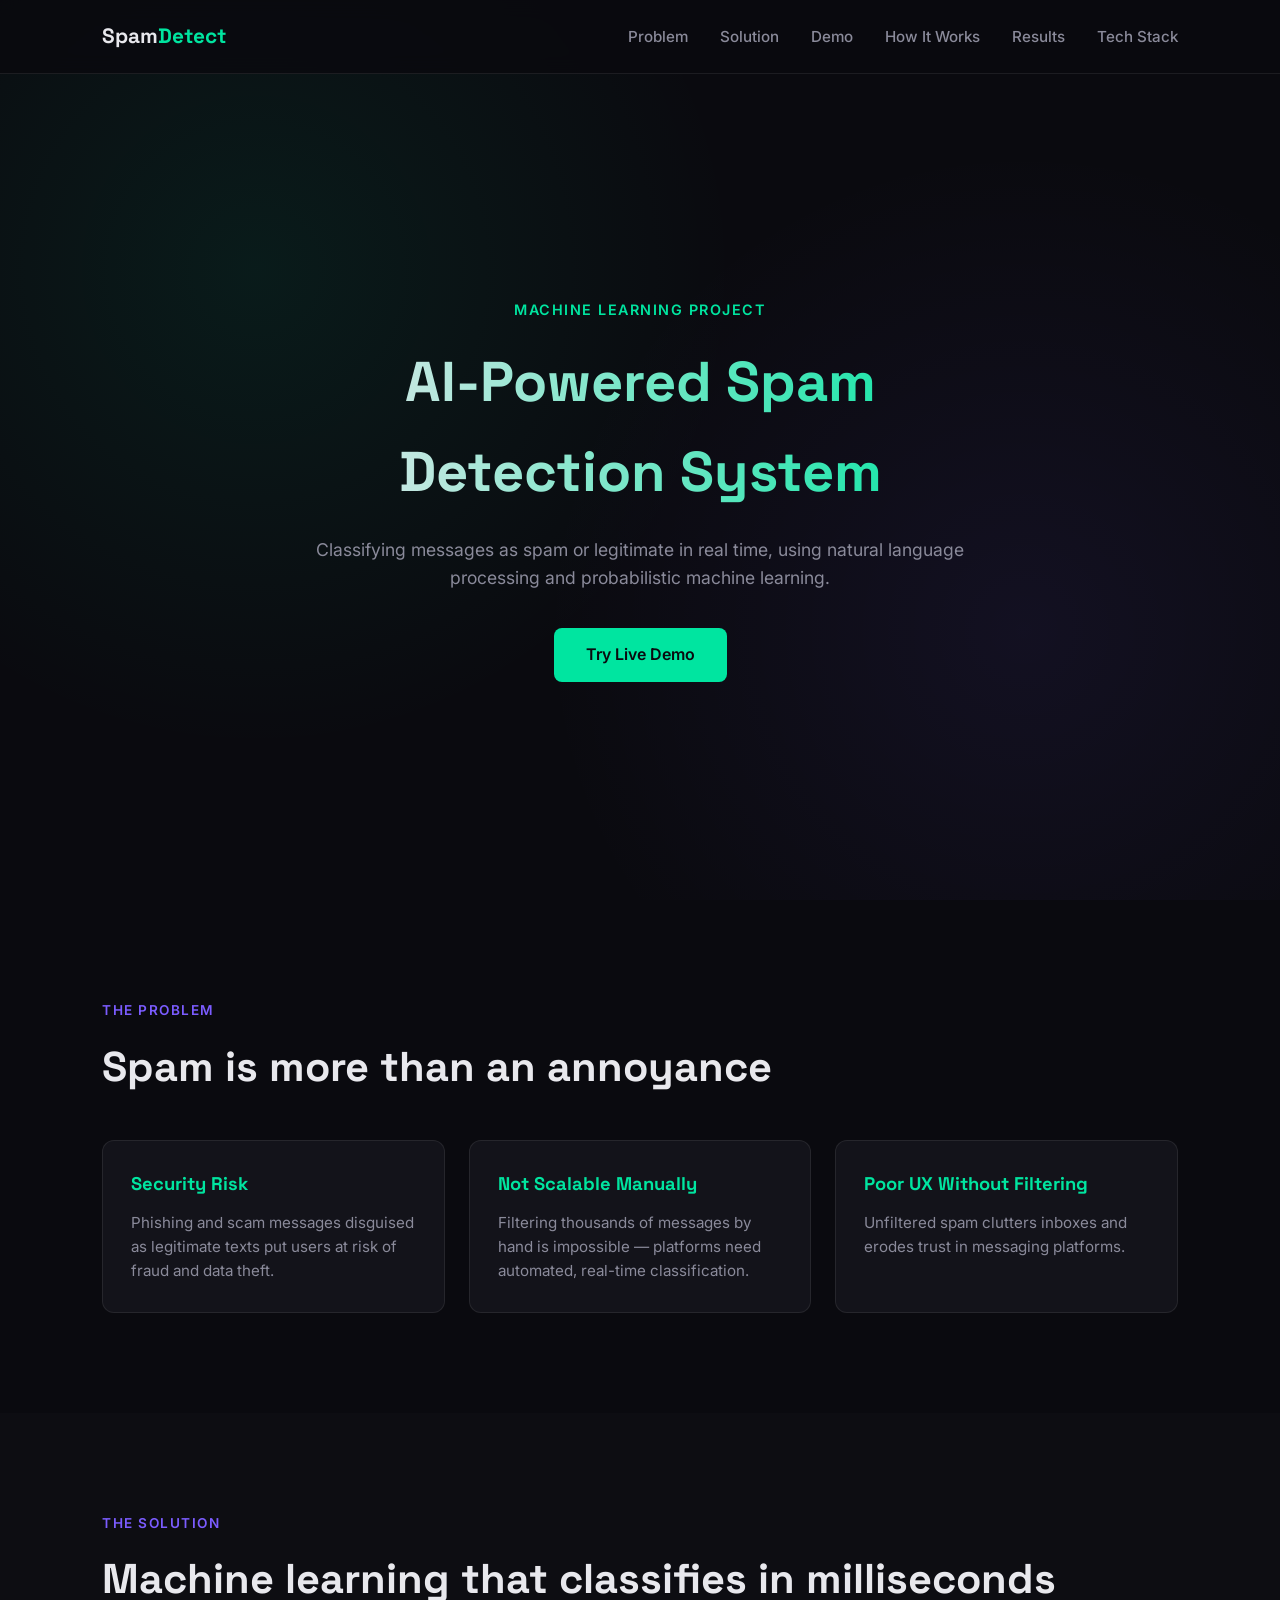
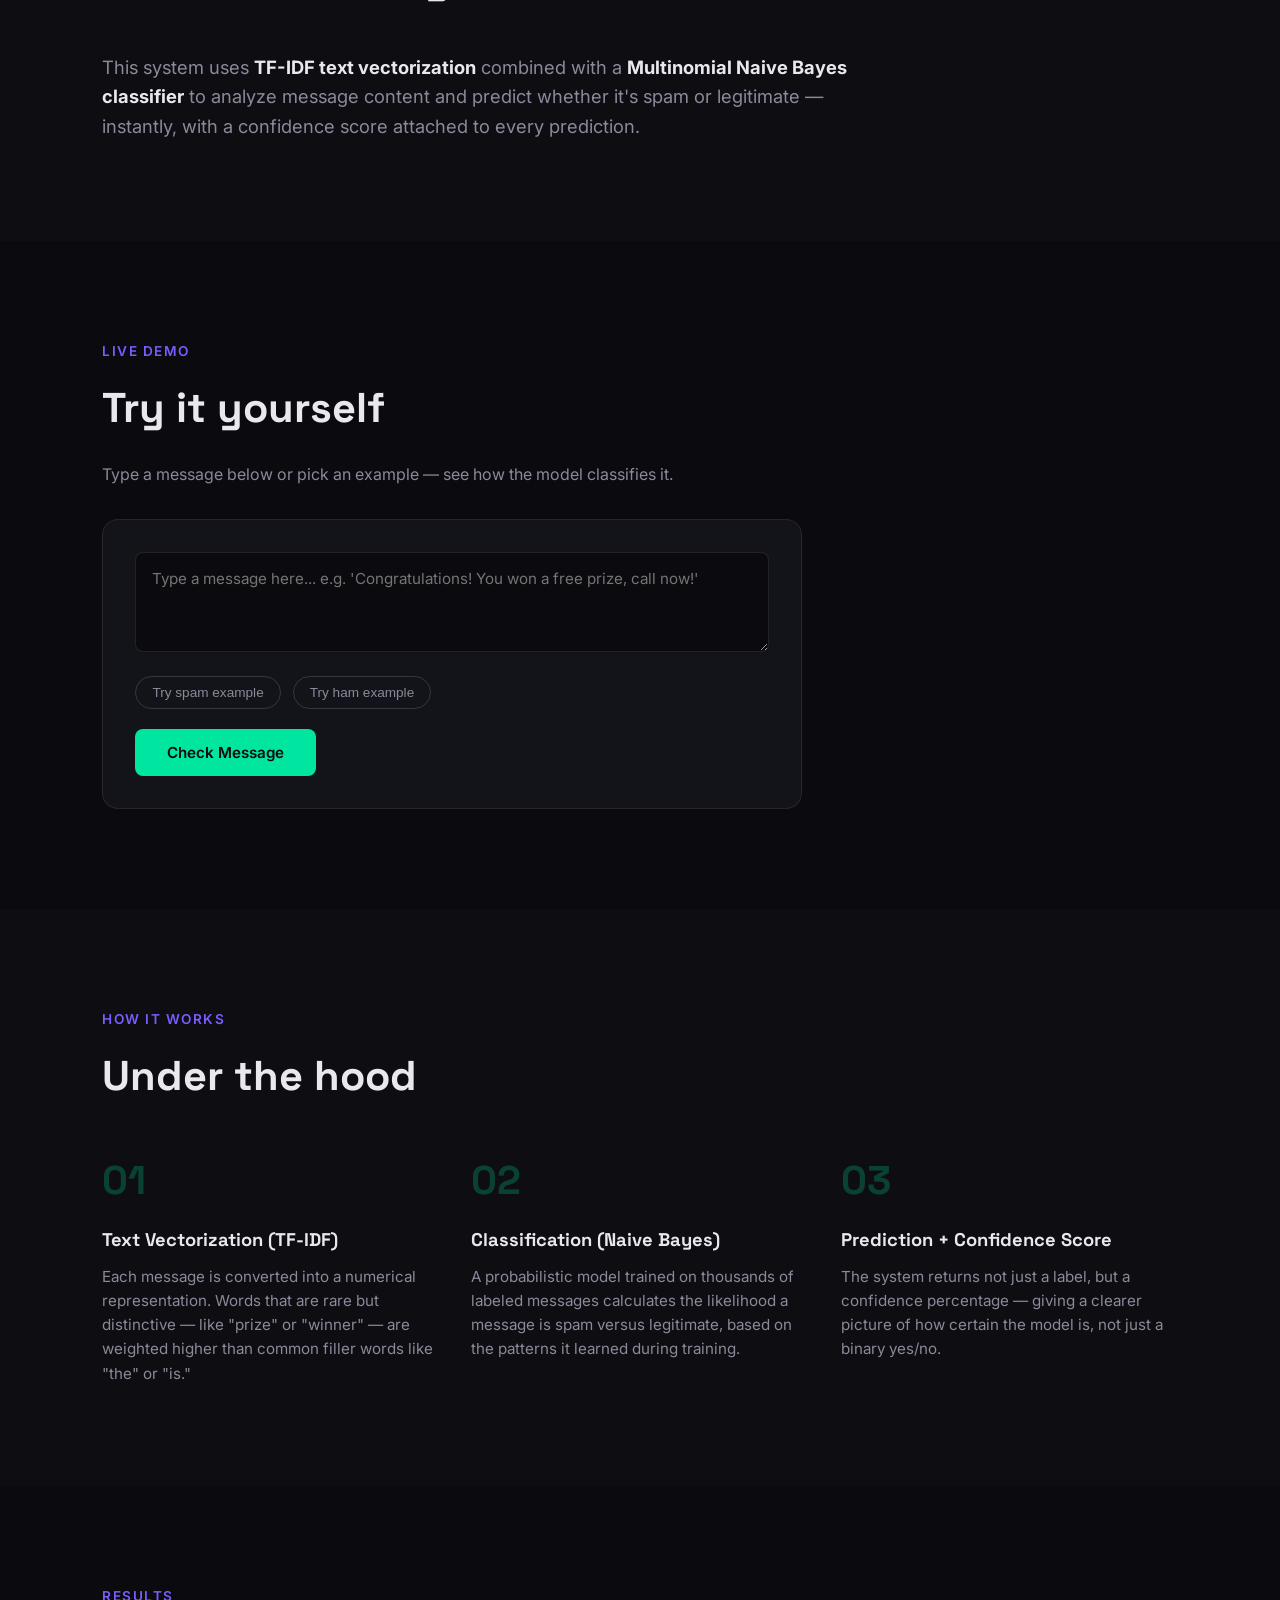
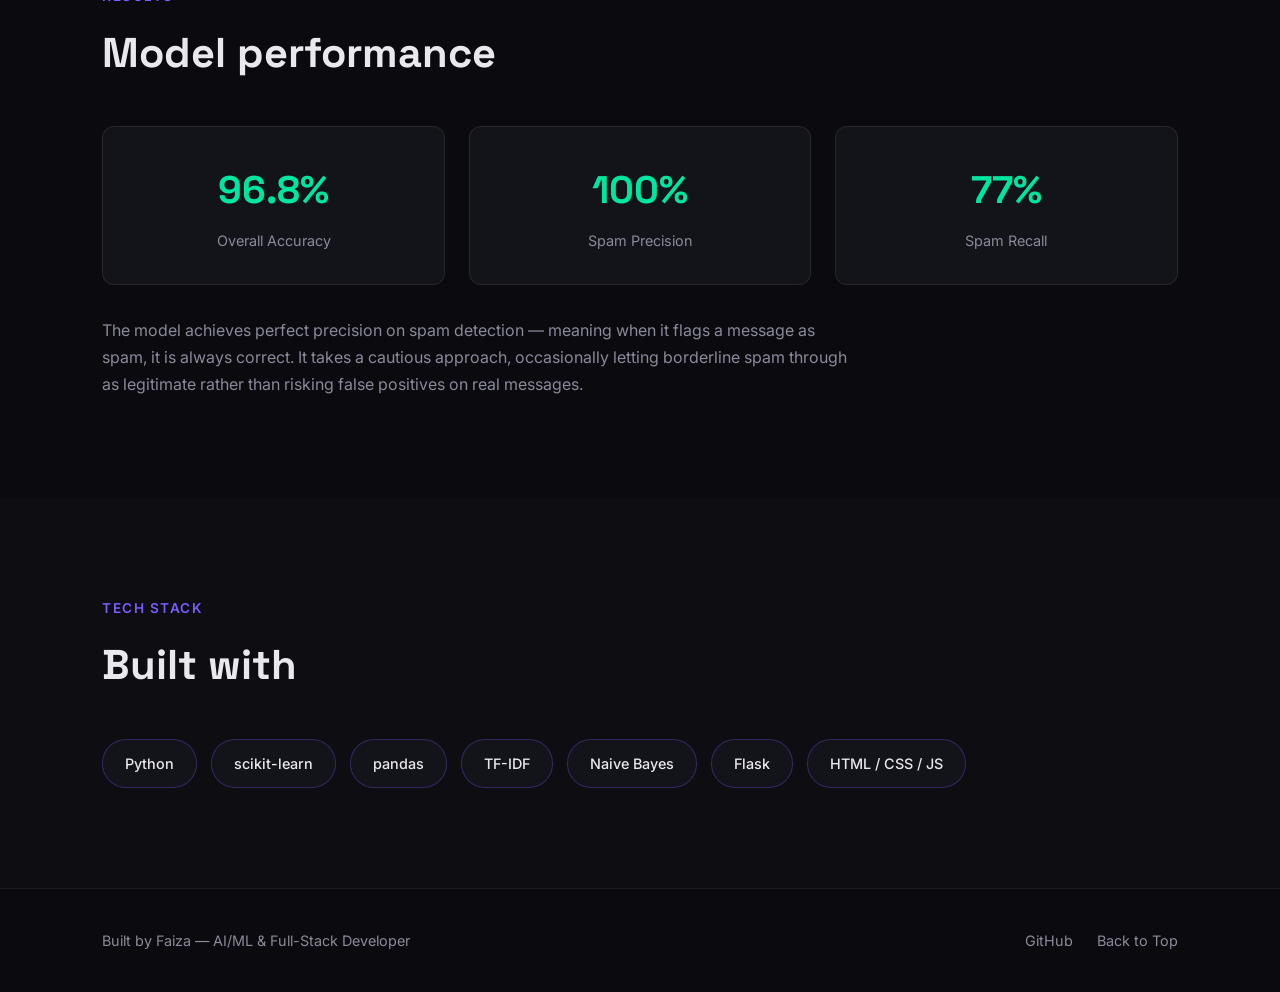
<file: Web/index.html>
<!DOCTYPE html>
<html lang="en">
<head>
<meta charset="UTF-8">
<meta name="viewport" content="width=device-width, initial-scale=1.0">
<title>Spam Detector — AI-Powered Message Classifier</title>
<link rel="preconnect" href="https://fonts.googleapis.com">
<link href="https://fonts.googleapis.com/css2?family=Space+Grotesk:wght@400;500;700&family=Inter:wght@400;500;600&display=swap" rel="stylesheet">
<link rel="stylesheet" href="style.css">
</head>
<body>

<nav class="navbar">
  <div class="nav-logo">Spam<span>Detect</span></div>
  <ul class="nav-links">
    <li><a href="#problem">Problem</a></li>
    <li><a href="#solution">Solution</a></li>
    <li><a href="#demo">Demo</a></li>
    <li><a href="#how-it-works">How It Works</a></li>
    <li><a href="#results">Results</a></li>
    <li><a href="#tech-stack">Tech Stack</a></li>
  </ul>
</nav>

<header class="hero" id="hero">
  <div class="hero-content">
    <p class="hero-tag">Machine Learning Project</p>
    <h1>AI-Powered Spam Detection System</h1>
    <p class="hero-subtext">Classifying messages as spam or legitimate in real time, using natural language processing and probabilistic machine learning.</p>
    <a href="#demo" class="btn-primary">Try Live Demo</a>
  </div>
</header>
<section class="problem" id="problem">
  <div class="section-inner">
    <p class="section-tag">The Problem</p>
    <h2>Spam is more than an annoyance</h2>
    <div class="problem-grid">
      <div class="problem-card fade-in">
        <h3>Security Risk</h3>
        <p>Phishing and scam messages disguised as legitimate texts put users at risk of fraud and data theft.</p>
      </div>
      <div class="problem-card fade-in">
        <h3>Not Scalable Manually</h3>
        <p>Filtering thousands of messages by hand is impossible — platforms need automated, real-time classification.</p>
      </div>
      <div class="problem-card fade-in">
        <h3>Poor UX Without Filtering</h3>
        <p>Unfiltered spam clutters inboxes and erodes trust in messaging platforms.</p>
      </div>
    </div>
  </div>
</section>

<section class="solution" id="solution">
  <div class="section-inner">
    <p class="section-tag">The Solution</p>
    <h2>Machine learning that classifies in milliseconds</h2>
    <p class="solution-text fade-in">
      This system uses <strong>TF-IDF text vectorization</strong> combined with a
      <strong>Multinomial Naive Bayes classifier</strong> to analyze message content and
      predict whether it's spam or legitimate — instantly, with a confidence score attached
      to every prediction.
    </p>
  </div>
</section>
<section class="demo" id="demo">
  <div class="section-inner">
    <p class="section-tag">Live Demo</p>
    <h2>Try it yourself</h2>
    <p class="demo-subtext">Type a message below or pick an example — see how the model classifies it.</p>

    <div class="demo-box fade-in">
      <textarea id="messageInput" placeholder="Type a message here... e.g. 'Congratulations! You won a free prize, call now!'"></textarea>

      <div class="demo-examples">
        <button class="chip" data-msg="Congratulations! You won a free prize, call now! Claim before it expires.">Try spam example</button>
        <button class="chip" data-msg="Hey, are we still meeting for lunch tomorrow at 1pm?">Try ham example</button>
      </div>

      <button class="btn-primary" id="checkBtn">Check Message</button>

      <div class="demo-result" id="resultBox" style="display:none;">
        <div class="result-label" id="resultLabel"></div>
        <div class="result-confidence" id="resultConfidence"></div>
      </div>
    </div>
  </div>
</section>


<section class="how-it-works" id="how-it-works">
  <div class="section-inner">
    <p class="section-tag">How It Works</p>
    <h2>Under the hood</h2>

    <div class="steps">
      <div class="step fade-in">
        <div class="step-number">01</div>
        <h3>Text Vectorization (TF-IDF)</h3>
        <p>Each message is converted into a numerical representation. Words that are rare but distinctive — like "prize" or "winner" — are weighted higher than common filler words like "the" or "is."</p>
      </div>
      <div class="step fade-in">
        <div class="step-number">02</div>
        <h3>Classification (Naive Bayes)</h3>
        <p>A probabilistic model trained on thousands of labeled messages calculates the likelihood a message is spam versus legitimate, based on the patterns it learned during training.</p>
      </div>
      <div class="step fade-in">
        <div class="step-number">03</div>
        <h3>Prediction + Confidence Score</h3>
        <p>The system returns not just a label, but a confidence percentage — giving a clearer picture of how certain the model is, not just a binary yes/no.</p>
      </div>
    </div>
  </div>
</section>

<section class="results" id="results">
  <div class="section-inner">
    <p class="section-tag">Results</p>
    <h2>Model performance</h2>

    <div class="results-grid">
      <div class="result-card fade-in">
        <div class="result-number">96.8%</div>
        <div class="result-desc">Overall Accuracy</div>
      </div>
      <div class="result-card fade-in">
        <div class="result-number">100%</div>
        <div class="result-desc">Spam Precision</div>
      </div>
      <div class="result-card fade-in">
        <div class="result-number">77%</div>
        <div class="result-desc">Spam Recall</div>
      </div>
    </div>

    <p class="results-note">
      The model achieves perfect precision on spam detection — meaning when it flags a message as spam, it is always correct. It takes a cautious approach, occasionally letting borderline spam through as legitimate rather than risking false positives on real messages.
    </p>
  </div>
</section>

<section class="tech-stack" id="tech-stack">
  <div class="section-inner">
    <p class="section-tag">Tech Stack</p>
    <h2>Built with</h2>

    <div class="tech-grid">
      <div class="tech-item fade-in">Python</div>
      <div class="tech-item fade-in">scikit-learn</div>
      <div class="tech-item fade-in">pandas</div>
      <div class="tech-item fade-in">TF-IDF</div>
      <div class="tech-item fade-in">Naive Bayes</div>
      <div class="tech-item fade-in">Flask</div>
      <div class="tech-item fade-in">HTML / CSS / JS</div>
    </div>
  </div>
</section>

<footer class="footer">
  <div class="section-inner footer-inner">
    <p>Built by Faiza — AI/ML & Full-Stack Developer</p>
    <div class="footer-links">
      <a href="#" target="_blank">GitHub</a>
      <a href="#hero">Back to Top</a>
    </div>
  </div>
</footer>
<script>

    const fadeElements = document.querySelectorAll('.fade-in');

const observer = new IntersectionObserver((entries) => {
  entries.forEach((entry, index) => {
    if (entry.isIntersecting) {
      setTimeout(() => {
        entry.target.classList.add('visible');
      }, index * 80); // slight stagger
      observer.unobserve(entry.target);
    }
  });
}, {
  threshold: 0.15
});

fadeElements.forEach(el => observer.observe(el));
  const messageInput = document.getElementById('messageInput');
  const checkBtn = document.getElementById('checkBtn');
  const resultBox = document.getElementById('resultBox');
  const resultLabel = document.getElementById('resultLabel');
  const resultConfidence = document.getElementById('resultConfidence');
  const chips = document.querySelectorAll('.chip');

  chips.forEach(chip => {
    chip.addEventListener('click', () => {
      messageInput.value = chip.getAttribute('data-msg');
    });
  });


  function mockPredict(message) {
    const spamKeywords = ['won', 'free', 'prize', 'call now', 'claim', 'urgent', 'cash', 'winner', 'click', 'congratulations'];
    const lower = message.toLowerCase();
    const matches = spamKeywords.filter(word => lower.includes(word)).length;

    const isSpam = matches > 0;
    const confidence = isSpam
      ? Math.min(0.7 + matches * 0.08, 0.98)
      : Math.random() * 0.15 + 0.02;

    return { isSpam, confidence };
  }

  checkBtn.addEventListener('click', () => {
    const message = messageInput.value.trim();
    if (!message) return;

    const { isSpam, confidence } = mockPredict(message);

    resultBox.style.display = 'block';
    resultLabel.textContent = isSpam ? 'Spam Detected' : 'Not Spam';
    resultLabel.style.color = isSpam ? '#FF5C7A' : '#00E5A0';
    resultConfidence.textContent = `Confidence: ${(confidence * 100).toFixed(1)}%`;
  });
</script>

</body>
</html>
</file>
<file: Web/style.css>
/* ===== Reset & Base ===== */
* {
  margin: 0;
  padding: 0;
  box-sizing: border-box;
}

body {
  background-color: #0A0A0F;
  color: #E8E8ED;
  font-family: 'Inter', sans-serif;
  line-height: 1.6;
  scroll-behavior: smooth;
}

h1, h2, h3 {
  font-family: 'Space Grotesk', sans-serif;
  font-weight: 700;
}

a {
  text-decoration: none;
  color: inherit;
}

section {
  padding: 100px 8%;
}

/* ===== Navbar ===== */
.navbar {
  position: fixed;
  top: 0;
  left: 0;
  width: 100%;
  display: flex;
  justify-content: space-between;
  align-items: center;
  padding: 20px 8%;
  background: rgba(10, 10, 15, 0.85);
  backdrop-filter: blur(10px);
  border-bottom: 1px solid rgba(255, 255, 255, 0.08);
  z-index: 1000;
}

.nav-logo {
  font-family: 'Space Grotesk', sans-serif;
  font-size: 1.3rem;
  font-weight: 700;
  color: #E8E8ED;
}

.nav-logo span {
  color: #00E5A0;
}

.nav-links {
  display: flex;
  list-style: none;
  gap: 32px;
}

.nav-links a {
  color: #8A8A9A;
  font-size: 0.95rem;
  font-weight: 500;
  transition: color 0.2s ease;
}

.nav-links a:hover {
  color: #00E5A0;
}

/* ===== Hero ===== */
.hero {
  min-height: 100vh;
  display: flex;
  align-items: center;
  justify-content: center;
  text-align: center;
  padding-top: 80px;
  background:
    radial-gradient(circle at 20% 30%, rgba(0, 229, 160, 0.08), transparent 40%),
    radial-gradient(circle at 80% 70%, rgba(123, 92, 255, 0.08), transparent 40%);
}

.hero-content {
  max-width: 700px;
}

.hero-tag {
  color: #00E5A0;
  font-size: 0.9rem;
  font-weight: 600;
  letter-spacing: 1.5px;
  text-transform: uppercase;
  margin-bottom: 16px;
}

.hero h1 {
  font-size: clamp(2.2rem, 5vw, 3.5rem);
  margin-bottom: 20px;
  background: linear-gradient(90deg, #E8E8ED, #00E5A0);
  -webkit-background-clip: text;
  background-clip: text;
  -webkit-text-fill-color: transparent;
}

.hero-subtext {
  color: #8A8A9A;
  font-size: 1.1rem;
  margin-bottom: 36px;
}

/* ===== Buttons ===== */
.btn-primary {
  display: inline-block;
  padding: 14px 32px;
  background: #00E5A0;
  color: #0A0A0F;
  font-weight: 600;
  border-radius: 8px;
  transition: transform 0.2s ease, box-shadow 0.2s ease;
}

.btn-primary:hover {
  transform: translateY(-2px);
  box-shadow: 0 8px 24px rgba(0, 229, 160, 0.3);
}

/* ===== Section Shared Styles ===== */
.section-inner {
  max-width: 1100px;
  margin: 0 auto;
}

.section-tag {
  color: #7B5CFF;
  font-size: 0.85rem;
  font-weight: 600;
  letter-spacing: 1.5px;
  text-transform: uppercase;
  margin-bottom: 12px;
}

section h2 {
  font-size: clamp(1.8rem, 4vw, 2.6rem);
  margin-bottom: 40px;
  color: #E8E8ED;
}

/* ===== Problem Section ===== */
.problem-grid {
  display: grid;
  grid-template-columns: repeat(auto-fit, minmax(280px, 1fr));
  gap: 24px;
}

.problem-card {
  background: #13131A;
  border: 1px solid rgba(255, 255, 255, 0.08);
  border-radius: 12px;
  padding: 28px;
  transition: transform 0.2s ease, border-color 0.2s ease;
}

.problem-card:hover {
  transform: translateY(-4px);
  border-color: rgba(0, 229, 160, 0.4);
}

.problem-card h3 {
  font-size: 1.15rem;
  margin-bottom: 12px;
  color: #00E5A0;
}

.problem-card p {
  color: #8A8A9A;
  font-size: 0.95rem;
}

/* ===== Solution Section ===== */
.solution {
  background: #0D0D12;
}

.solution-text {
  font-size: 1.15rem;
  color: #8A8A9A;
  max-width: 750px;
}

.solution-text strong {
  color: #E8E8ED;
}

/* ===== Demo Section ===== */
.demo {
  text-align: left;
}

.demo-subtext {
  color: #8A8A9A;
  margin-bottom: 32px;
  margin-top: -20px;
}

.demo-box {
  background: #13131A;
  border: 1px solid rgba(255, 255, 255, 0.08);
  border-radius: 16px;
  padding: 32px;
  max-width: 700px;
}

.demo-box textarea {
  width: 100%;
  min-height: 100px;
  background: #0A0A0F;
  border: 1px solid rgba(255, 255, 255, 0.1);
  border-radius: 8px;
  padding: 16px;
  color: #E8E8ED;
  font-family: 'Inter', sans-serif;
  font-size: 0.95rem;
  resize: vertical;
  margin-bottom: 16px;
}

.demo-box textarea:focus {
  outline: none;
  border-color: #00E5A0;
}

.demo-examples {
  display: flex;
  gap: 12px;
  margin-bottom: 20px;
  flex-wrap: wrap;
}

.chip {
  background: transparent;
  border: 1px solid rgba(255, 255, 255, 0.15);
  color: #8A8A9A;
  padding: 8px 16px;
  border-radius: 20px;
  font-size: 0.85rem;
  cursor: pointer;
  transition: all 0.2s ease;
}

.chip:hover {
  border-color: #7B5CFF;
  color: #E8E8ED;
}

#checkBtn {
  border: none;
  cursor: pointer;
  font-family: 'Inter', sans-serif;
  font-size: 0.95rem;
}

.demo-result {
  margin-top: 24px;
  padding: 20px;
  background: #0A0A0F;
  border-radius: 8px;
  border: 1px solid rgba(255, 255, 255, 0.08);
}

.result-label {
  font-size: 1.3rem;
  font-weight: 700;
  font-family: 'Space Grotesk', sans-serif;
  margin-bottom: 6px;
}

.result-confidence {
  color: #8A8A9A;
  font-size: 0.9rem;
}

/* ===== How It Works ===== */
.how-it-works {
  background: #0D0D12;
}

.steps {
  display: grid;
  grid-template-columns: repeat(auto-fit, minmax(280px, 1fr));
  gap: 32px;
}

.step-number {
  font-family: 'Space Grotesk', sans-serif;
  font-size: 2.5rem;
  font-weight: 700;
  color: rgba(0, 229, 160, 0.25);
  margin-bottom: 12px;
}

.step h3 {
  font-size: 1.15rem;
  margin-bottom: 10px;
  color: #E8E8ED;
}

.step p {
  color: #8A8A9A;
  font-size: 0.95rem;
}

/* ===== Results ===== */
.results-grid {
  display: grid;
  grid-template-columns: repeat(auto-fit, minmax(200px, 1fr));
  gap: 24px;
  margin-bottom: 32px;
}

.result-card {
  background: #13131A;
  border: 1px solid rgba(255, 255, 255, 0.08);
  border-radius: 12px;
  padding: 32px 24px;
  text-align: center;
}

.result-number {
  font-family: 'Space Grotesk', sans-serif;
  font-size: 2.4rem;
  font-weight: 700;
  color: #00E5A0;
  margin-bottom: 8px;
}

.result-desc {
  color: #8A8A9A;
  font-size: 0.9rem;
}

.results-note {
  color: #8A8A9A;
  font-size: 1rem;
  max-width: 750px;
  line-height: 1.7;
}

/* ===== Tech Stack ===== */
.tech-stack {
  background: #0D0D12;
}

.tech-grid {
  display: flex;
  flex-wrap: wrap;
  gap: 14px;
}

.tech-item {
  background: #13131A;
  border: 1px solid rgba(123, 92, 255, 0.3);
  color: #E8E8ED;
  padding: 12px 22px;
  border-radius: 24px;
  font-size: 0.9rem;
  font-weight: 500;
  transition: border-color 0.2s ease, transform 0.2s ease;
}

.tech-item:hover {
  border-color: #7B5CFF;
  transform: translateY(-2px);
}

/* ===== Footer ===== */
.footer {
  padding: 40px 8%;
  border-top: 1px solid rgba(255, 255, 255, 0.08);
}

.footer-inner {
  display: flex;
  justify-content: space-between;
  align-items: center;
  flex-wrap: wrap;
  gap: 16px;
}

.footer p {
  color: #8A8A9A;
  font-size: 0.9rem;
}

.footer-links {
  display: flex;
  gap: 24px;
}

.footer-links a {
  color: #8A8A9A;
  font-size: 0.9rem;
  transition: color 0.2s ease;
}

.footer-links a:hover {
  color: #00E5A0;
}

/* ===== Scroll Fade-In ===== */
.fade-in {
  opacity: 0;
  transform: translateY(24px);
  transition: opacity 0.6s ease, transform 0.6s ease;
}

.fade-in.visible {
  opacity: 1;
  transform: translateY(0);
}
</file>
